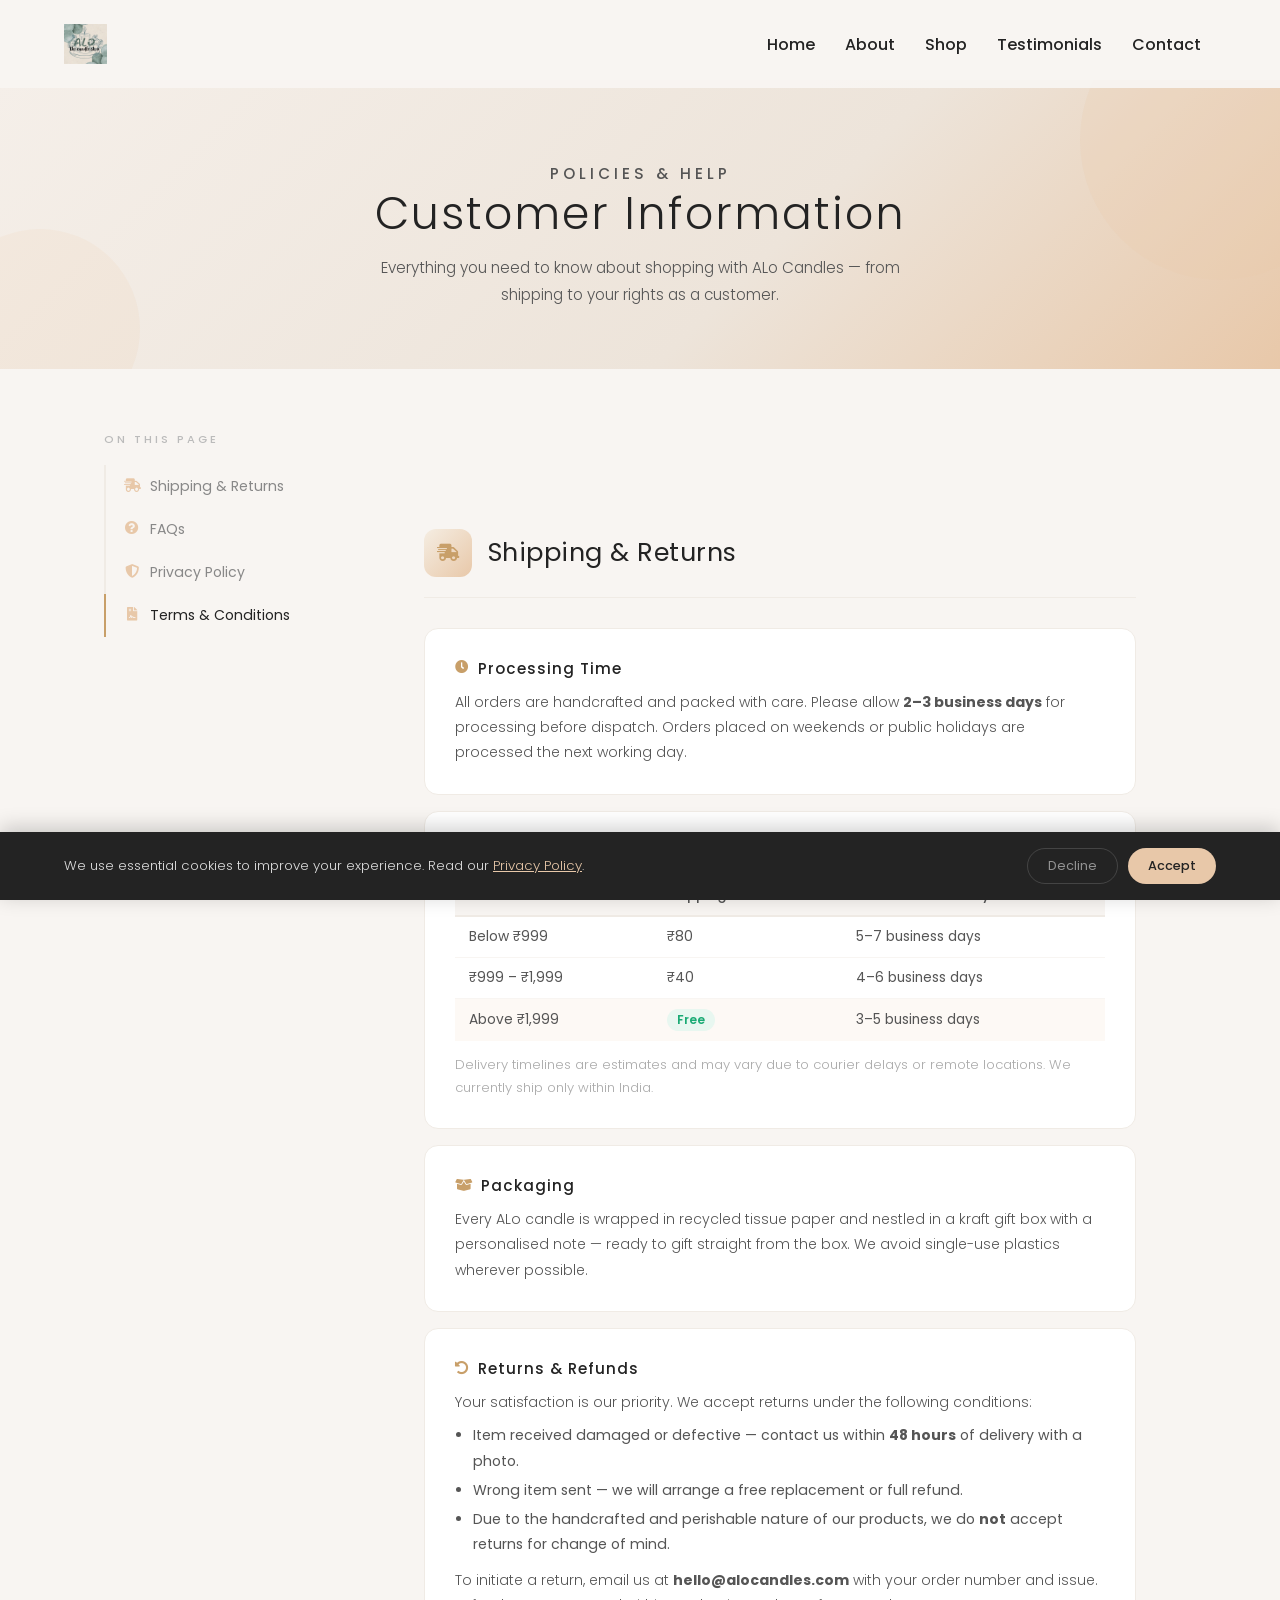
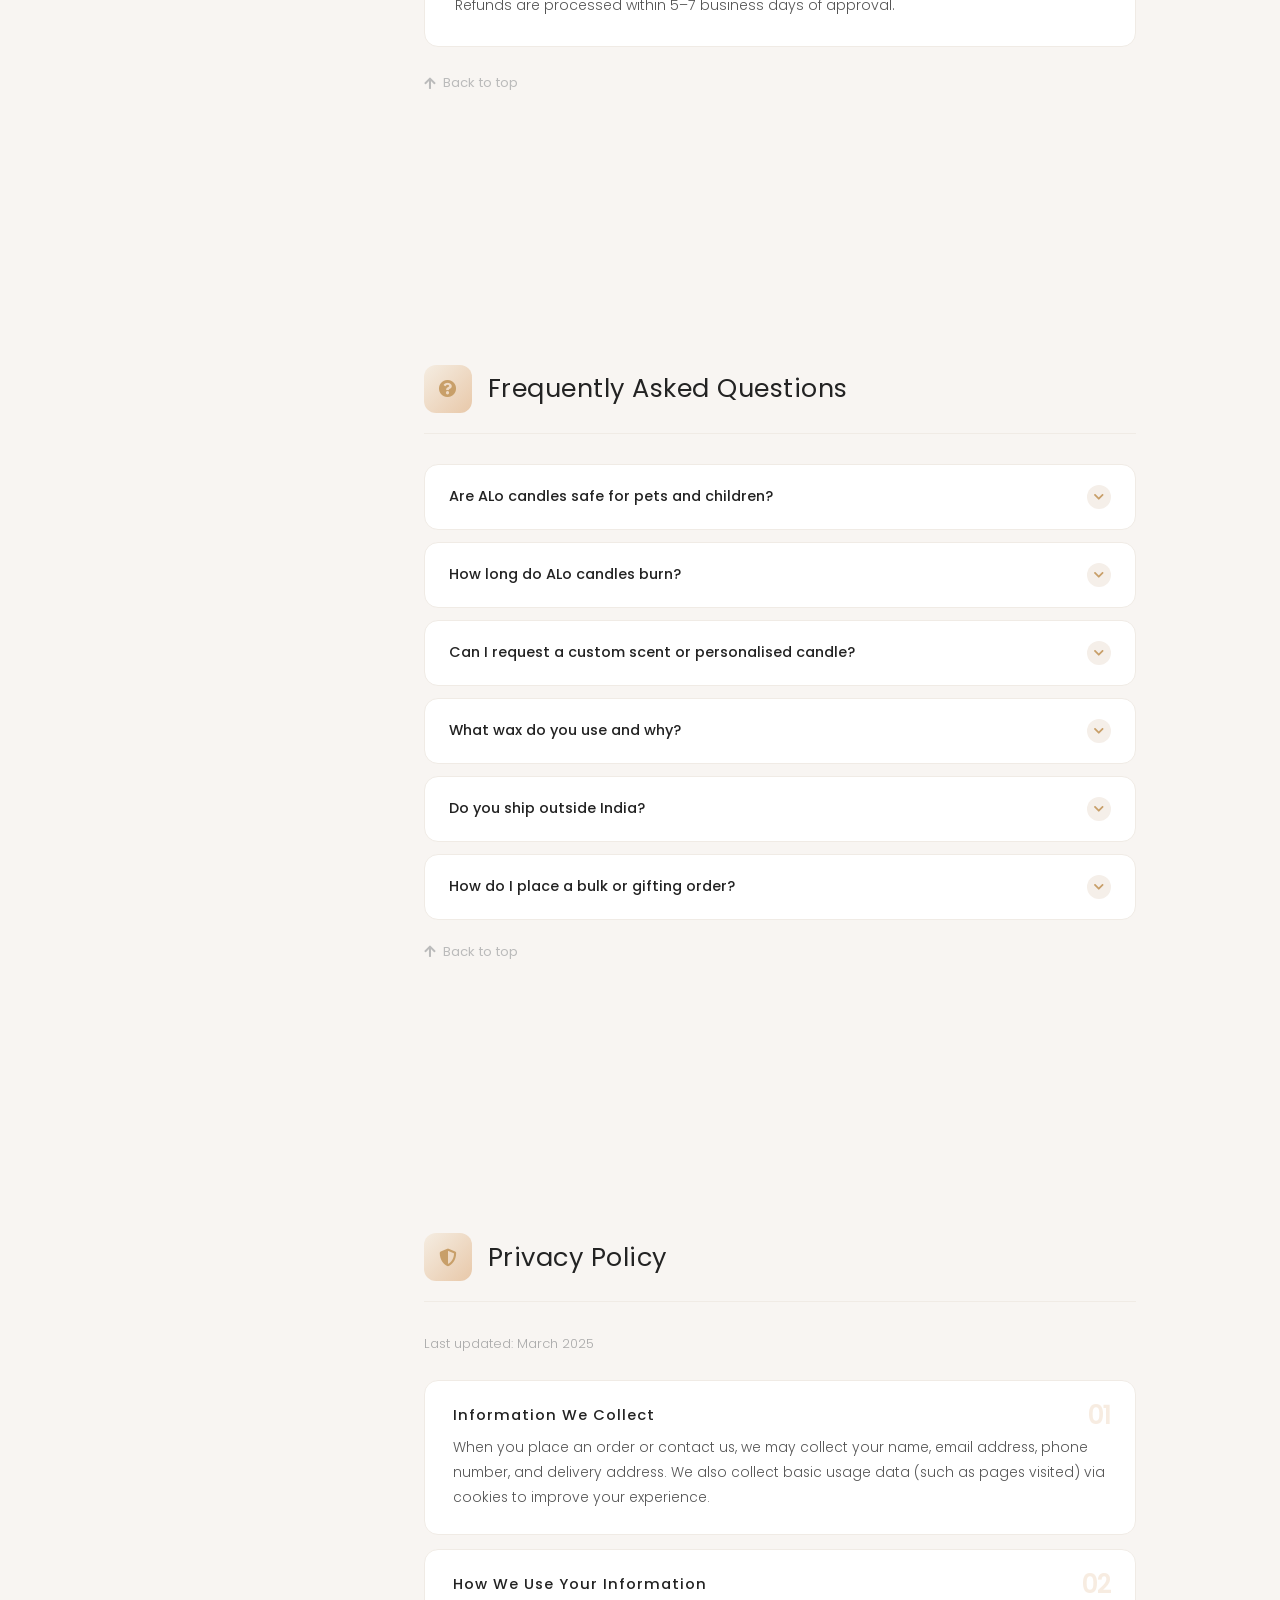
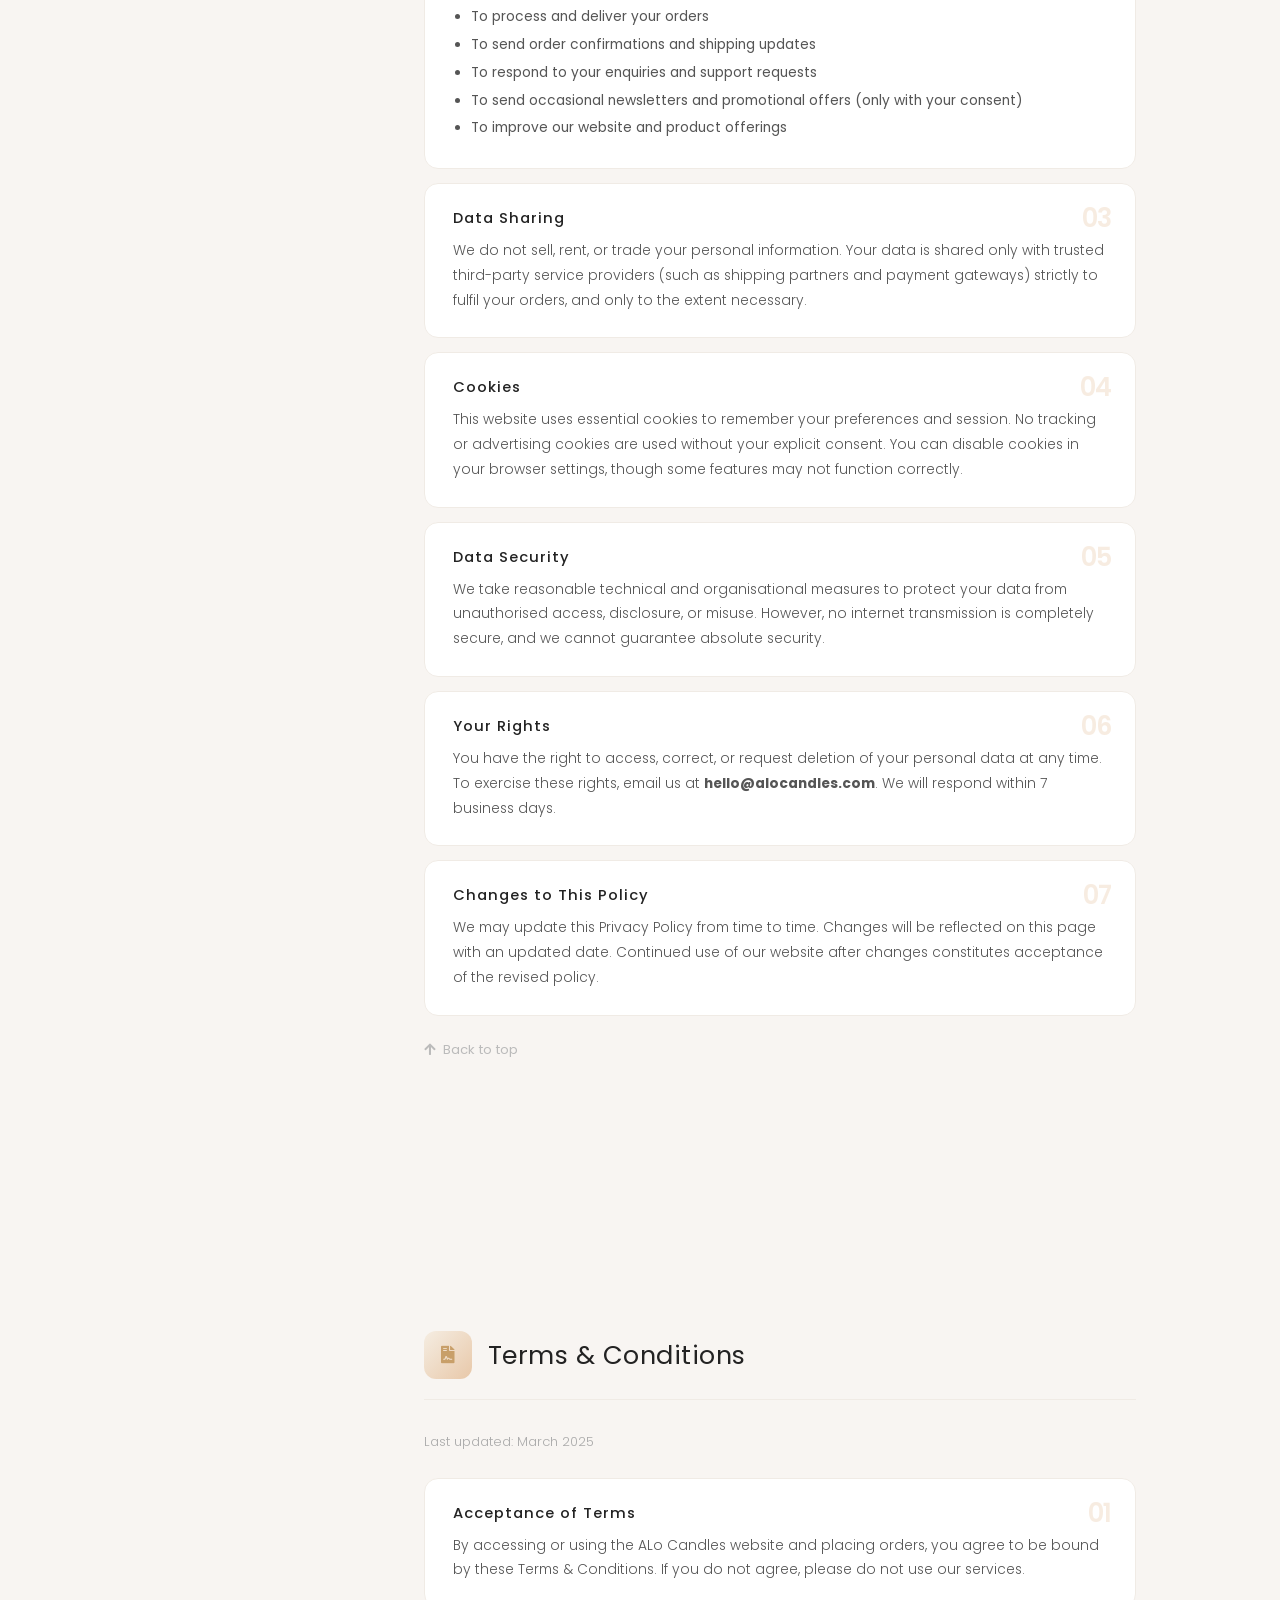
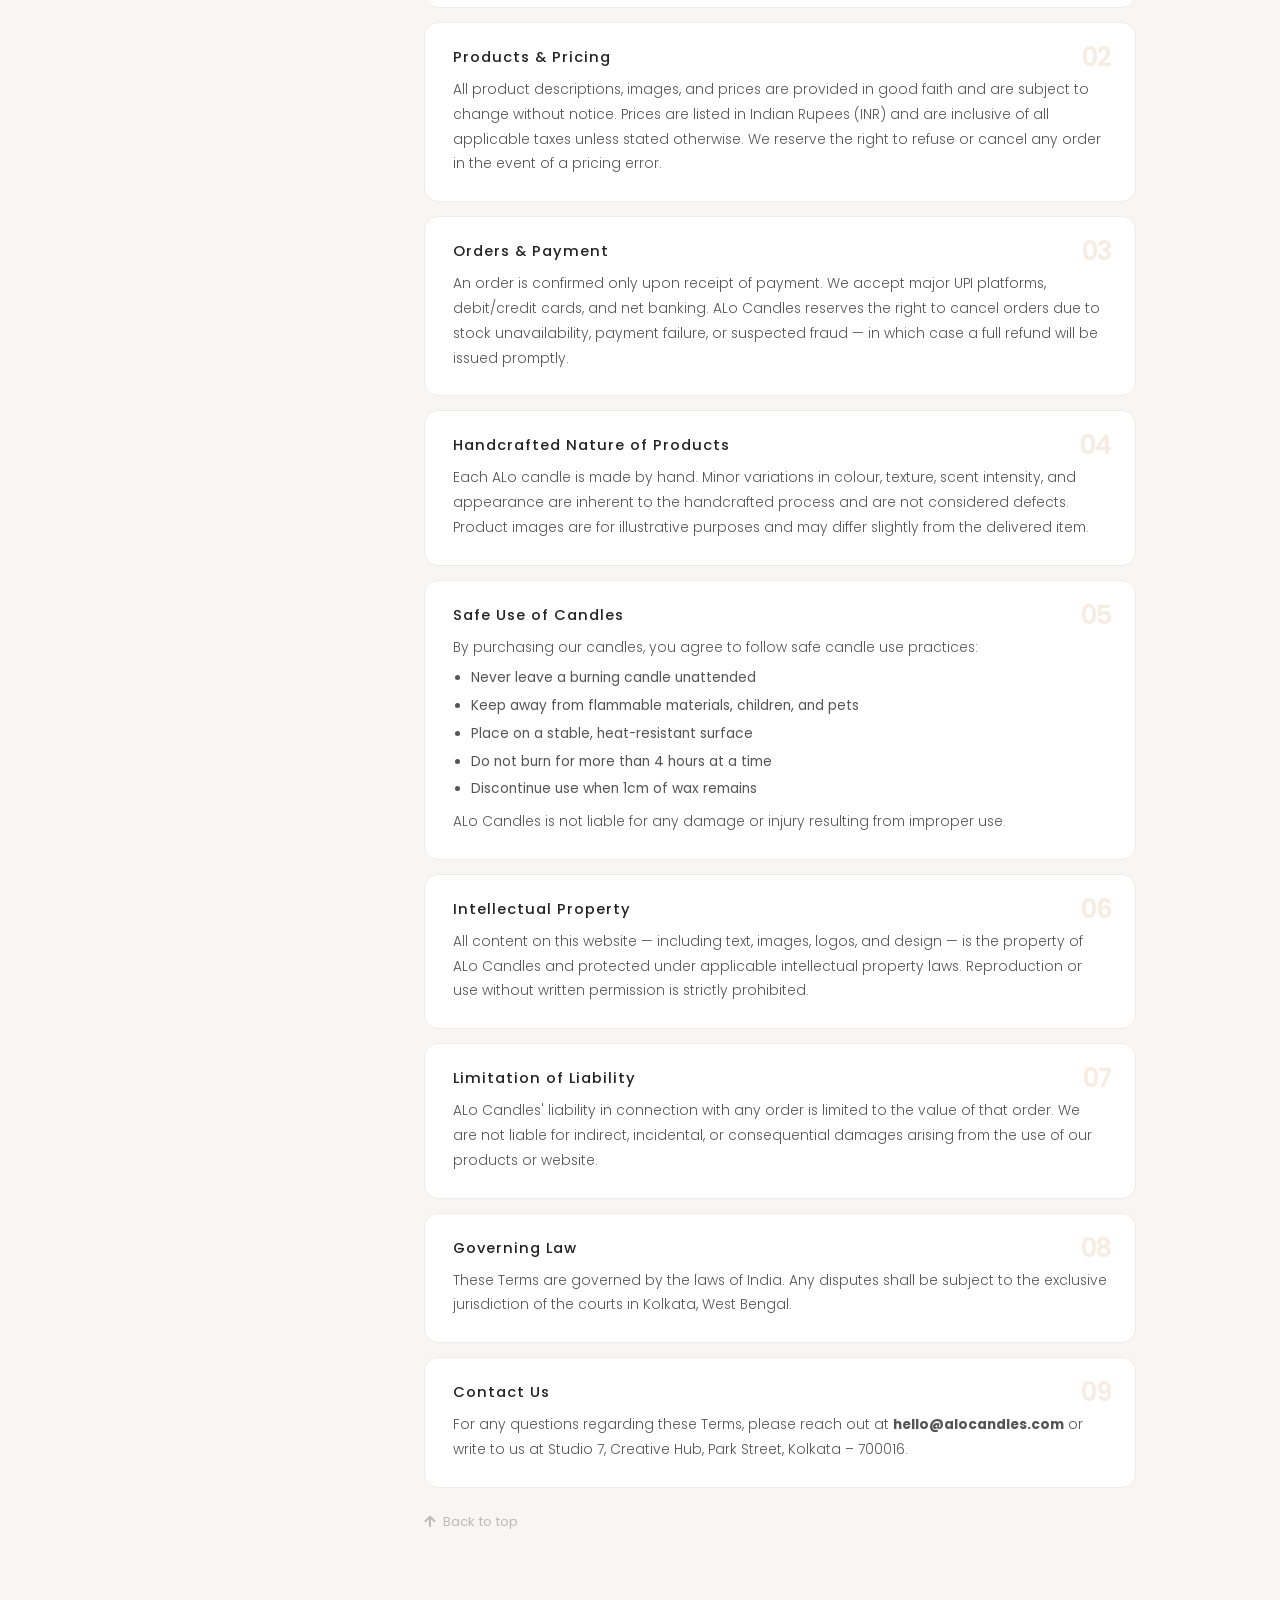
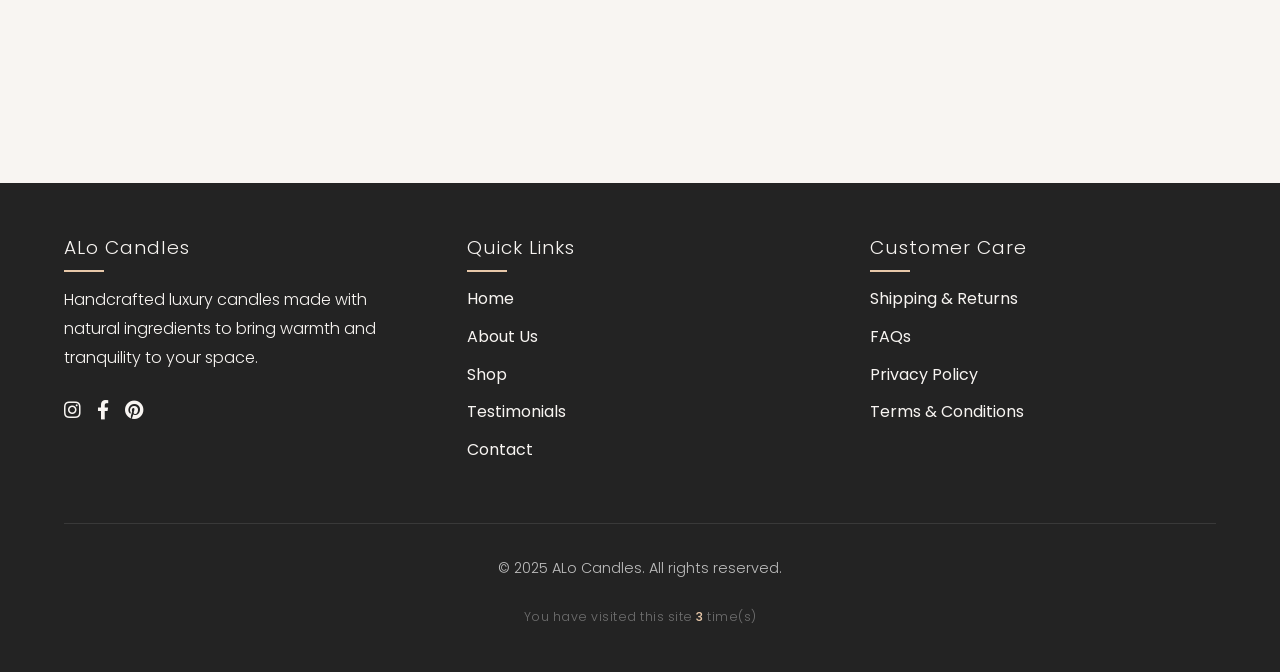
<file: info.html>
<!DOCTYPE html>
<html lang="en">
<head>
    <meta charset="UTF-8">
    <meta name="viewport" content="width=device-width, initial-scale=1.0">
    <title>Shipping, FAQs & Policies - ALo Candles</title>
    <meta name="description" content="ALo Candles shipping & returns policy, frequently asked questions, privacy policy, and terms & conditions.">
    <meta property="og:title" content="Policies & Help - ALo Candles">
    <meta property="og:description" content="Shipping info, FAQs, privacy policy and terms for ALo Candles.">
    <meta property="og:image" content="images/logo.jpg">
    <meta property="og:type" content="website">
    <link rel="icon" type="image/jpeg" href="images/logo.jpg">
    <link href="https://fonts.googleapis.com/css2?family=Poppins:wght@200;300;400;500;600&display=swap" rel="stylesheet">
    <link href="https://cdnjs.cloudflare.com/ajax/libs/font-awesome/5.15.3/css/all.min.css" rel="stylesheet">
    <link href="style.css" rel="stylesheet">
    <link href="common.css" rel="stylesheet">
    <link href="info.css" rel="stylesheet">
</head>
<body>
    <a href="#infoMain" class="skip-link">Skip to main content</a>

    <!-- Header -->
    <header>
        <div class="logo">
            <img src="images/logo.jpg" alt="ALo Logo" class="logo-image">
        </div>
        <nav aria-label="Main navigation">
            <ul>
                <li><a href="index.html#home">Home</a></li>
                <li><a href="index.html#about">About</a></li>
                <li><a href="products.html">Shop</a></li>
                <li><a href="index.html#testimonials">Testimonials</a></li>
                <li><a href="index.html#contact">Contact</a></li>
            </ul>
        </nav>
        <div class="mobile-menu" aria-label="Toggle navigation menu" role="button" tabindex="0">
            <div class="line1"></div>
            <div class="line2"></div>
            <div class="line3"></div>
        </div>
    </header>

    <!-- Hero -->
    <section class="info-hero" id="top">
        <p class="info-eyebrow">Policies &amp; Help</p>
        <h1>Customer Information</h1>
        <p>Everything you need to know about shopping with ALo Candles — from shipping to your rights as a customer.</p>
    </section>

    <!-- Main layout -->
    <div class="info-layout">

        <!-- Sidebar -->
        <aside class="info-sidebar">
            <p class="sidebar-label">On this page</p>
            <ul class="sidebar-nav" id="sidebarNav">
                <li><a href="#shipping" class="active"><i class="fas fa-shipping-fast"></i> Shipping &amp; Returns</a></li>
                <li><a href="#faq"><i class="fas fa-question-circle"></i> FAQs</a></li>
                <li><a href="#privacy"><i class="fas fa-shield-alt"></i> Privacy Policy</a></li>
                <li><a href="#terms"><i class="fas fa-file-contract"></i> Terms &amp; Conditions</a></li>
            </ul>
        </aside>

        <!-- Content -->
        <main class="info-content" id="infoMain">

            <!-- Shipping & Returns -->
            <section class="info-section" id="shipping">
                <div class="section-header">
                    <div class="section-icon"><i class="fas fa-shipping-fast"></i></div>
                    <h2>Shipping &amp; Returns</h2>
                </div>

                <div class="info-block">
                    <h4><i class="fas fa-clock"></i> Processing Time</h4>
                    <p>All orders are handcrafted and packed with care. Please allow <strong>2–3 business days</strong> for processing before dispatch. Orders placed on weekends or public holidays are processed the next working day.</p>
                </div>

                <div class="info-block">
                    <h4><i class="fas fa-map-marker-alt"></i> Shipping Rates &amp; Delivery</h4>
                    <table class="ship-table">
                        <thead>
                            <tr>
                                <th>Order Value</th>
                                <th>Shipping Fee</th>
                                <th>Estimated Delivery</th>
                            </tr>
                        </thead>
                        <tbody>
                            <tr>
                                <td>Below ₹999</td>
                                <td>₹80</td>
                                <td>5–7 business days</td>
                            </tr>
                            <tr>
                                <td>₹999 – ₹1,999</td>
                                <td>₹40</td>
                                <td>4–6 business days</td>
                            </tr>
                            <tr class="highlight">
                                <td>Above ₹1,999</td>
                                <td><span class="tag-free">Free</span></td>
                                <td>3–5 business days</td>
                            </tr>
                        </tbody>
                    </table>
                    <p style="margin-top:12px; font-size:0.82rem; color:#aaa;">Delivery timelines are estimates and may vary due to courier delays or remote locations. We currently ship only within India.</p>
                </div>

                <div class="info-block">
                    <h4><i class="fas fa-box-open"></i> Packaging</h4>
                    <p>Every ALo candle is wrapped in recycled tissue paper and nestled in a kraft gift box with a personalised note — ready to gift straight from the box. We avoid single-use plastics wherever possible.</p>
                </div>

                <div class="info-block">
                    <h4><i class="fas fa-undo-alt"></i> Returns &amp; Refunds</h4>
                    <p>Your satisfaction is our priority. We accept returns under the following conditions:</p>
                    <ul>
                        <li>Item received damaged or defective — contact us within <strong>48 hours</strong> of delivery with a photo.</li>
                        <li>Wrong item sent — we will arrange a free replacement or full refund.</li>
                        <li>Due to the handcrafted and perishable nature of our products, we do <strong>not</strong> accept returns for change of mind.</li>
                    </ul>
                    <p style="margin-top:10px;">To initiate a return, email us at <strong>hello@alocandles.com</strong> with your order number and issue. Refunds are processed within 5–7 business days of approval.</p>
                </div>

                <a href="#top" class="back-to-top"><i class="fas fa-arrow-up"></i> Back to top</a>
            </section>

            <!-- FAQs -->
            <section class="info-section" id="faq">
                <div class="section-header">
                    <div class="section-icon"><i class="fas fa-question-circle"></i></div>
                    <h2>Frequently Asked Questions</h2>
                </div>

                <div class="faq-item">
                    <button class="faq-question" aria-expanded="false">
                        Are ALo candles safe for pets and children?
                        <span class="faq-icon"><i class="fas fa-chevron-down"></i></span>
                    </button>
                    <div class="faq-answer">
                        <p>Our candles are made with natural, non-toxic waxes and phthalate-free fragrance oils. However, we recommend keeping burning candles out of reach of children and pets, ensuring good ventilation, and never leaving a lit candle unattended. Certain essential oils (such as eucalyptus) may be irritating to cats — please check with your vet if concerned.</p>
                    </div>
                </div>

                <div class="faq-item">
                    <button class="faq-question" aria-expanded="false">
                        How long do ALo candles burn?
                        <span class="faq-icon"><i class="fas fa-chevron-down"></i></span>
                    </button>
                    <div class="faq-answer">
                        <p>Burn times vary by product — typically between 45 and 55 hours. For best results, trim the wick to 5mm before each burn, allow the wax to melt to the edges on the first use, and avoid burning for more than 4 hours at a time.</p>
                    </div>
                </div>

                <div class="faq-item">
                    <button class="faq-question" aria-expanded="false">
                        Can I request a custom scent or personalised candle?
                        <span class="faq-icon"><i class="fas fa-chevron-down"></i></span>
                    </button>
                    <div class="faq-answer">
                        <p>Yes! We love creating bespoke candles for special occasions — weddings, corporate gifting, birthdays, and more. Reach out to us at hello@alocandles.com or via our contact form with your requirements and we will get back to you within 2 business days. Minimum order quantities may apply for custom batches.</p>
                    </div>
                </div>

                <div class="faq-item">
                    <button class="faq-question" aria-expanded="false">
                        What wax do you use and why?
                        <span class="faq-icon"><i class="fas fa-chevron-down"></i></span>
                    </button>
                    <div class="faq-answer">
                        <p>We use a blend of natural soy wax, coconut wax, and vegetable wax depending on the product. These are clean-burning, renewable alternatives to paraffin wax. They have a lower melting point, resulting in a longer burn and better scent throw without releasing harmful chemicals.</p>
                    </div>
                </div>

                <div class="faq-item">
                    <button class="faq-question" aria-expanded="false">
                        Do you ship outside India?
                        <span class="faq-icon"><i class="fas fa-chevron-down"></i></span>
                    </button>
                    <div class="faq-answer">
                        <p>Currently we ship only within India. International shipping is something we are actively working towards. Follow us on Instagram <strong>@alo_candles</strong> for announcements — or drop us an email if you're based abroad and we'll do our best to help.</p>
                    </div>
                </div>

                <div class="faq-item">
                    <button class="faq-question" aria-expanded="false">
                        How do I place a bulk or gifting order?
                        <span class="faq-icon"><i class="fas fa-chevron-down"></i></span>
                    </button>
                    <div class="faq-answer">
                        <p>We offer special pricing for bulk orders of 10 units or more. Please contact us directly at hello@alocandles.com with the quantity, preferred scents, and any custom label or packaging requirements. We recommend placing bulk orders at least 7–10 days in advance.</p>
                    </div>
                </div>

                <a href="#top" class="back-to-top"><i class="fas fa-arrow-up"></i> Back to top</a>
            </section>

            <!-- Privacy Policy -->
            <section class="info-section" id="privacy">
                <div class="section-header">
                    <div class="section-icon"><i class="fas fa-shield-alt"></i></div>
                    <h2>Privacy Policy</h2>
                </div>

                <p style="font-size:0.82rem; color:#aaa; margin-bottom:24px;">Last updated: March 2025</p>

                <div class="policy-block reveal-children">
                    <div class="policy-item">
                        <h4>Information We Collect</h4>
                        <p>When you place an order or contact us, we may collect your name, email address, phone number, and delivery address. We also collect basic usage data (such as pages visited) via cookies to improve your experience.</p>
                    </div>

                    <div class="policy-item">
                        <h4>How We Use Your Information</h4>
                        <ul>
                            <li>To process and deliver your orders</li>
                            <li>To send order confirmations and shipping updates</li>
                            <li>To respond to your enquiries and support requests</li>
                            <li>To send occasional newsletters and promotional offers (only with your consent)</li>
                            <li>To improve our website and product offerings</li>
                        </ul>
                    </div>

                    <div class="policy-item">
                        <h4>Data Sharing</h4>
                        <p>We do not sell, rent, or trade your personal information. Your data is shared only with trusted third-party service providers (such as shipping partners and payment gateways) strictly to fulfil your orders, and only to the extent necessary.</p>
                    </div>

                    <div class="policy-item">
                        <h4>Cookies</h4>
                        <p>This website uses essential cookies to remember your preferences and session. No tracking or advertising cookies are used without your explicit consent. You can disable cookies in your browser settings, though some features may not function correctly.</p>
                    </div>

                    <div class="policy-item">
                        <h4>Data Security</h4>
                        <p>We take reasonable technical and organisational measures to protect your data from unauthorised access, disclosure, or misuse. However, no internet transmission is completely secure, and we cannot guarantee absolute security.</p>
                    </div>

                    <div class="policy-item">
                        <h4>Your Rights</h4>
                        <p>You have the right to access, correct, or request deletion of your personal data at any time. To exercise these rights, email us at <strong>hello@alocandles.com</strong>. We will respond within 7 business days.</p>
                    </div>

                    <div class="policy-item">
                        <h4>Changes to This Policy</h4>
                        <p>We may update this Privacy Policy from time to time. Changes will be reflected on this page with an updated date. Continued use of our website after changes constitutes acceptance of the revised policy.</p>
                    </div>
                </div>

                <a href="#top" class="back-to-top"><i class="fas fa-arrow-up"></i> Back to top</a>
            </section>

            <!-- Terms & Conditions -->
            <section class="info-section" id="terms">
                <div class="section-header">
                    <div class="section-icon"><i class="fas fa-file-contract"></i></div>
                    <h2>Terms &amp; Conditions</h2>
                </div>

                <p style="font-size:0.82rem; color:#aaa; margin-bottom:24px;">Last updated: March 2025</p>

                <div class="policy-block reveal-children">
                    <div class="policy-item">
                        <h4>Acceptance of Terms</h4>
                        <p>By accessing or using the ALo Candles website and placing orders, you agree to be bound by these Terms &amp; Conditions. If you do not agree, please do not use our services.</p>
                    </div>

                    <div class="policy-item">
                        <h4>Products &amp; Pricing</h4>
                        <p>All product descriptions, images, and prices are provided in good faith and are subject to change without notice. Prices are listed in Indian Rupees (INR) and are inclusive of all applicable taxes unless stated otherwise. We reserve the right to refuse or cancel any order in the event of a pricing error.</p>
                    </div>

                    <div class="policy-item">
                        <h4>Orders &amp; Payment</h4>
                        <p>An order is confirmed only upon receipt of payment. We accept major UPI platforms, debit/credit cards, and net banking. ALo Candles reserves the right to cancel orders due to stock unavailability, payment failure, or suspected fraud — in which case a full refund will be issued promptly.</p>
                    </div>

                    <div class="policy-item">
                        <h4>Handcrafted Nature of Products</h4>
                        <p>Each ALo candle is made by hand. Minor variations in colour, texture, scent intensity, and appearance are inherent to the handcrafted process and are not considered defects. Product images are for illustrative purposes and may differ slightly from the delivered item.</p>
                    </div>

                    <div class="policy-item">
                        <h4>Safe Use of Candles</h4>
                        <p>By purchasing our candles, you agree to follow safe candle use practices:</p>
                        <ul>
                            <li>Never leave a burning candle unattended</li>
                            <li>Keep away from flammable materials, children, and pets</li>
                            <li>Place on a stable, heat-resistant surface</li>
                            <li>Do not burn for more than 4 hours at a time</li>
                            <li>Discontinue use when 1cm of wax remains</li>
                        </ul>
                        <p style="margin-top:8px;">ALo Candles is not liable for any damage or injury resulting from improper use.</p>
                    </div>

                    <div class="policy-item">
                        <h4>Intellectual Property</h4>
                        <p>All content on this website — including text, images, logos, and design — is the property of ALo Candles and protected under applicable intellectual property laws. Reproduction or use without written permission is strictly prohibited.</p>
                    </div>

                    <div class="policy-item">
                        <h4>Limitation of Liability</h4>
                        <p>ALo Candles' liability in connection with any order is limited to the value of that order. We are not liable for indirect, incidental, or consequential damages arising from the use of our products or website.</p>
                    </div>

                    <div class="policy-item">
                        <h4>Governing Law</h4>
                        <p>These Terms are governed by the laws of India. Any disputes shall be subject to the exclusive jurisdiction of the courts in Kolkata, West Bengal.</p>
                    </div>

                    <div class="policy-item">
                        <h4>Contact Us</h4>
                        <p>For any questions regarding these Terms, please reach out at <strong>hello@alocandles.com</strong> or write to us at Studio 7, Creative Hub, Park Street, Kolkata – 700016.</p>
                    </div>
                </div>

                <a href="#top" class="back-to-top"><i class="fas fa-arrow-up"></i> Back to top</a>
            </section>

        </main>
    </div>

    <!-- Footer -->
    <footer>
        <div class="footer-content">
            <div class="footer-column">
                <h3>ALo Candles</h3>
                <p>Handcrafted luxury candles made with natural ingredients to bring warmth and tranquility to your space.</p>
                <ul class="social-links">
                    <li><a href="#" aria-label="Instagram"><i class="fab fa-instagram"></i></a></li>
                    <li><a href="#" aria-label="Facebook"><i class="fab fa-facebook-f"></i></a></li>
                    <li><a href="#" aria-label="Pinterest"><i class="fab fa-pinterest"></i></a></li>
                </ul>
            </div>
            <div class="footer-column">
                <h3>Quick Links</h3>
                <ul class="footer-links">
                    <li><a href="index.html#home">Home</a></li>
                    <li><a href="index.html#about">About Us</a></li>
                    <li><a href="products.html">Shop</a></li>
                    <li><a href="index.html#testimonials">Testimonials</a></li>
                    <li><a href="index.html#contact">Contact</a></li>
                </ul>
            </div>
            <div class="footer-column">
                <h3>Customer Care</h3>
                <ul class="footer-links">
                    <li><a href="info.html#shipping">Shipping &amp; Returns</a></li>
                    <li><a href="info.html#faq">FAQs</a></li>
                    <li><a href="info.html#privacy">Privacy Policy</a></li>
                    <li><a href="info.html#terms">Terms &amp; Conditions</a></li>
                </ul>
            </div>
        </div>
        <div class="copyright">
            <p>&copy; 2025 ALo Candles. All rights reserved.</p>
            <p class="view-counter">You have visited this site <span id="visitCount">—</span> time(s)</p>
        </div>
    </footer>

    <script src="common.js"></script>
    <script>
    document.addEventListener('DOMContentLoaded', function () {

        /* ── FAQ Accordion ───────────────────────── */
        document.querySelectorAll('.faq-question').forEach(function (btn) {
            btn.addEventListener('click', function () {
                var item = btn.closest('.faq-item');
                var isOpen = item.classList.contains('open');

                document.querySelectorAll('.faq-item.open').forEach(function (i) {
                    i.classList.remove('open');
                    i.querySelector('.faq-question').setAttribute('aria-expanded', 'false');
                });

                if (!isOpen) {
                    item.classList.add('open');
                    btn.setAttribute('aria-expanded', 'true');
                }
            });
        });

        /* ── Sidebar Active Link on Scroll ───────── */
        var sections = document.querySelectorAll('.info-section');
        var sideLinks = document.querySelectorAll('#sidebarNav a');

        var observer = new IntersectionObserver(function (entries) {
            entries.forEach(function (entry) {
                if (entry.isIntersecting) {
                    var id = entry.target.id;
                    sideLinks.forEach(function (link) {
                        link.classList.toggle('active', link.getAttribute('href') === '#' + id);
                    });
                }
            });
        }, { rootMargin: '-20% 0px -60% 0px' });

        sections.forEach(function (s) { observer.observe(s); });

        /* ── Smooth Scroll for Sidebar ──────────── */
        sideLinks.forEach(function (link) {
            link.addEventListener('click', function (e) {
                var href = link.getAttribute('href');
                if (href.startsWith('#')) {
                    e.preventDefault();
                    var target = document.querySelector(href);
                    if (target) window.scrollTo({ top: target.offsetTop - 110, behavior: 'smooth' });
                }
            });
        });
    });
    </script>
</body>
</html>
</file>
<file: style.css>
:root {
    --primary: #f8f5f2;
    --secondary: #232323;
    --accent: #e8c8a9;
    --accent-dark: #c89f69;
    --light-accent: #f5efe9;
    --font-main: 'Poppins', sans-serif;
    --text-muted: #777;
    --text-medium: #555;
    --border-light: rgba(0,0,0,0.1);
}

* {
    margin: 0;
    padding: 0;
    box-sizing: border-box;
}

body {
    font-family: var(--font-main);
    background-color: var(--primary);
    color: var(--secondary);
    overflow-x: hidden;
    position: relative;
}

/* Skip to content link */
.skip-link {
    position: absolute;
    top: -100%;
    left: 0;
    background: var(--secondary);
    color: var(--primary);
    padding: 10px 20px;
    z-index: 10000;
    text-decoration: none;
    font-size: 0.9rem;
}

.skip-link:focus {
    top: 0;
}

/* Entrance Animation Overlay */
.entrance-overlay {
    position: fixed;
    top: 0;
    left: 0;
    width: 100%;
    height: 100%;
    background-color: var(--secondary);
    display: flex;
    flex-direction: column;
    justify-content: center;
    align-items: center;
    z-index: 2000;
    transition: opacity 1s ease-out;
}

.entrance-content {
    text-align: center;
    max-width: 500px;
    padding: 0 20px;
    opacity: 1;
    transition: transform 0.8s ease, opacity 0.8s ease;
}

.entrance-logo {
    width: 120px;
    height: 120px;
    border-radius: 50%;
    background-color: var(--accent);
    display: flex;
    align-items: center;
    justify-content: center;
    margin: 0 auto 30px;
    position: relative;
    overflow: hidden;
}

.entrance-logo img {
    width: 80%;
    height: auto;
}

.entrance-title {
    color: var(--primary);
    font-size: 2.5rem;
    font-weight: 300;
    letter-spacing: 3px;
    margin-bottom: 20px;
}

.entrance-subtitle {
    color: var(--accent);
    font-size: 1.2rem;
    font-weight: 300;
    letter-spacing: 1px;
    margin-bottom: 40px;
}

.tap-button {
    display: inline-flex;
    align-items: center;
    justify-content: center;
    padding: 15px 40px;
    background-color: transparent;
    border: 1px solid var(--accent);
    color: var(--accent);
    font-size: 1rem;
    letter-spacing: 2px;
    text-transform: uppercase;
    cursor: pointer;
    position: relative;
    overflow: hidden;
    transition: all 0.3s ease;
}

.tap-button:hover {
    background-color: var(--accent);
    color: var(--secondary);
}

.tap-button:before {
    content: '';
    position: absolute;
    bottom: -10px;
    left: -10px;
    width: 20px;
    height: 20px;
    border-radius: 50%;
    background-color: rgba(232, 200, 169, 0.3);
    transform: scale(0);
    transition: transform 0.6s ease-out;
}

.tap-button:hover:before {
    transform: scale(15);
}

.tap-button span {
    position: relative;
    z-index: 1;
}

.candle-flames {
    position: absolute;
    top: 0;
    left: 0;
    width: 100%;
    height: 100%;
    pointer-events: none;
}

.flame {
    position: absolute;
    width: 20px;
    height: 20px;
    background: radial-gradient(ellipse at center, rgba(255,215,0,0.8) 0%, rgba(255,106,0,0.3) 70%, rgba(255,106,0,0) 100%);
    border-radius: 50%;
    box-shadow: 0 0 15px rgba(255,215,0,0.8);
    opacity: 0;
    animation: flicker 3s infinite;
}

.main-content {
    opacity: 0;
    transition: opacity 1s ease;
    position: relative;
    z-index: 1;
}

@keyframes flicker {
    0%, 100% {
        transform: scale(1);
        opacity: 0.7;
    }
    50% {
        transform: scale(1.1);
        opacity: 1;
    }
}

@keyframes scroll {
    0% {
        transform: translateX(0);
    }
    100% {
        transform: translateX(calc(-300px * 4 - 120px));
    }
}

@media (prefers-reduced-motion: reduce) {
    *, *::before, *::after {
        animation-duration: 0.01ms !important;
        animation-iteration-count: 1 !important;
        transition-duration: 0.01ms !important;
    }
    .carousel {
        animation: none;
    }
    .entrance-overlay {
        display: none;
    }
}

/* Header and Navigation */
header {
    padding: 1.5rem 5%;
    display: flex;
    justify-content: space-between;
    align-items: center;
    position: fixed;
    width: 100%;
    z-index: 1000;
    transition: background-color 0.3s ease;
    top: 0;
    left: 0;
    background-color: rgba(248, 245, 242, 0.95);
}

header.scrolled {
    background-color: var(--primary);
    box-shadow: 0 5px 20px rgba(0,0,0,0.05);
}

.logo {
    display: flex;
    align-items: center;
}

.logo-image {
    height: 40px;
    width: auto;
}

nav ul {
    display: flex;
    list-style: none;
}

nav ul li {
    margin: 0 15px;
}

nav ul li a {
    text-decoration: none;
    color: var(--secondary);
    position: relative;
    font-weight: 500;
    transition: all 0.3s ease;
    padding: 5px 0;
}

nav ul li a:hover,
nav ul li a.active {
    color: var(--accent-dark);
}

nav ul li a:after {
    content: '';
    position: absolute;
    bottom: 0;
    left: 0;
    width: 0%;
    height: 2px;
    background-color: var(--accent-dark);
    transition: width 0.3s ease;
}

nav ul li a:hover:after,
nav ul li a.active:after {
    width: 100%;
}

.mobile-menu {
    display: none;
    cursor: pointer;
    z-index: 100;
}

.mobile-menu .line1,
.mobile-menu .line2,
.mobile-menu .line3 {
    width: 25px;
    height: 3px;
    background-color: var(--secondary);
    margin: 5px 0;
    transition: 0.4s;
}

.mobile-menu.toggle .line1 {
    transform: rotate(-45deg) translate(-5px, 6px);
}

.mobile-menu.toggle .line2 {
    opacity: 0;
}

.mobile-menu.toggle .line3 {
    transform: rotate(45deg) translate(-5px, -6px);
}

/* Hero Section */
.hero {
    height: 100vh;
    display: flex;
    align-items: center;
    position: relative;
    padding: 0 5%;
    background-color: var(--light-accent);
    overflow: hidden;
    margin-top: 80px;
}

.hero-content {
    width: 50%;
    z-index: 1;
    padding-right: 2rem;
}

.hero-image {
    position: relative;
    width: 45%;
    height: 70%;
    margin-left: 5%;
    overflow: hidden;
    z-index: 0;
    border-radius: 15px;
    box-shadow: 0 15px 30px rgba(0,0,0,0.1);
}

.hero-image div {
    background-color: var(--accent);
    width: 100%;
    height: 100%;
    display: flex;
    align-items: center;
    justify-content: center;
}

.hero-image img {
    width: 70%;
    height: auto;
    object-fit: cover;
}

/* Typography */
h1, h2, h3, h4, h5 {
    font-weight: 300;
    letter-spacing: 1px;
}

h1 {
    font-size: 3.5rem;
    margin-bottom: 1.5rem;
    line-height: 1.2;
}

h2 {
    font-size: 2.5rem;
    margin-bottom: 2rem;
    position: relative;
}

h2:after {
    content: '';
    position: absolute;
    bottom: -10px;
    left: 0;
    width: 60px;
    height: 2px;
    background-color: var(--accent);
}

p {
    line-height: 1.8;
    margin-bottom: 1.5rem;
    font-weight: 300;
}

.btn {
    display: inline-block;
    padding: 12px 35px;
    background-color: var(--secondary);
    color: var(--primary);
    text-decoration: none;
    border-radius: 30px;
    font-weight: 300;
    letter-spacing: 1px;
    transition: all 0.3s ease;
    margin-top: 1rem;
    border: none;
    cursor: pointer;
}

.btn:hover {
    background-color: var(--accent);
    color: var(--secondary);
    transform: translateY(-3px);
    box-shadow: 0 10px 20px rgba(0,0,0,0.1);
}

/* Sections */
section {
    padding: 100px 5%;
}

/* About Section */
.about {
    height: 80vh;
    display: flex;
    align-items: center;
    position: relative;
    padding: 0 5%;
    background-color: var(--primary);
    overflow: hidden;
}

.about-content {
    width: 50%;
    z-index: 1;
    padding-right: 2rem;
}

.about-image {
    position: relative;
    width: 45%;
    height: 70%;
    margin-left: 5%;
    overflow: hidden;
    z-index: 0;
    border-radius: 15px;
    box-shadow: 0 15px 30px rgba(0,0,0,0.1);
}

.about-image img {
    width: 100%;
    height: 100%;
    object-fit: cover;
}

/* Founder Section */
.founder {
    display: flex;
    justify-content: space-between;
    align-items: center;
    background-color: var(--primary);
    padding: 100px 5%;
}

.founder-image {
    width: 40%;
    overflow: hidden;
    border-radius: 10px;
    box-shadow: 0 15px 30px rgba(0,0,0,0.1);
}

.founder-image img {
    width: 100%;
    height: auto;
    transition: transform 0.5s ease;
}

.founder-content {
    width: 55%;
    padding-left: 5%;
}

.quote {
    font-size: 1.5rem;
    font-style: italic;
    color: var(--accent);
    margin-bottom: 2rem;
    line-height: 1.5;
}

.social-link {
    margin-top: 2rem;
}

.insta-btn {
    display: inline-flex;
    align-items: center;
    background-color: transparent;
    border: 1px solid var(--secondary);
    color: var(--secondary);
    padding: 10px 20px;
    border-radius: 30px;
    text-decoration: none;
    transition: all 0.3s ease;
}

.insta-btn i {
    margin-right: 10px;
    font-size: 1.2rem;
}

.insta-btn:hover {
    background-color: var(--secondary);
    color: var(--primary);
}

/* Instagram Reel Section */
.instagram-section {
    display: flex;
    justify-content: space-between;
    align-items: center;
    padding: 100px 5%;
    background-color: var(--light-accent);
}

.instagram-content {
    width: 45%;
}

.instagram-reel {
    width: 50%;
}

.reel-preview {
    position: relative;
    border-radius: 10px;
    overflow: hidden;
    box-shadow: 0 15px 30px rgba(0,0,0,0.1);
    cursor: pointer;
}

.reel-preview img {
    width: 100%;
    height: auto;
    display: block;
    transition: transform 0.5s ease;
}

.reel-preview:hover img {
    transform: scale(1.05);
}

.play-button {
    position: absolute;
    top: 50%;
    left: 50%;
    transform: translate(-50%, -50%);
    width: 80px;
    height: 80px;
    border-radius: 50%;
    background-color: rgba(255,255,255,0.8);
    display: flex;
    align-items: center;
    justify-content: center;
    transition: all 0.3s ease;
}

.play-button i {
    font-size: 30px;
    color: var(--accent);
}

.reel-preview:hover .play-button {
    background-color: var(--accent);
}

.reel-preview:hover .play-button i {
    color: var(--primary);
}

.insta-link {
    display: inline-flex;
    align-items: center;
    color: var(--secondary);
    font-weight: 500;
    text-decoration: none;
    margin-top: 1rem;
    transition: color 0.3s ease;
}

.insta-link i {
    margin-right: 10px;
    font-size: 1.5rem;
    color: var(--accent);
}

.insta-link:hover {
    color: var(--accent);
}

/* Products Section - Carousel Style */
.products {
    text-align: center;
    padding: 100px 5%;
}

.products h2:after {
    left: 50%;
    transform: translateX(-50%);
}

.carousel-container {
    position: relative;
    overflow: hidden;
    padding: 20px 0;
    margin-top: 3rem;
}

.carousel {
    display: flex;
    animation: scroll 30s linear infinite;
    gap: 30px;
    padding: 10px;
}

.carousel:hover {
    animation-play-state: paused;
}

.product-card {
    min-width: 300px;
    background: white;
    border-radius: 12px;
    box-shadow: 0 10px 20px rgba(0,0,0,0.1);
    overflow: hidden;
    transition: transform 0.3s ease, box-shadow 0.3s ease;
    cursor: pointer;
    position: relative;
    flex-shrink: 0;
}

.product-card:hover {
    transform: translateY(-5px);
    box-shadow: 0 10px 20px rgba(0, 0, 0, 0.1);
}

.product-tag {
    position: absolute;
    top: 10px;
    right: 10px;
    padding: 5px 10px;
    border-radius: 20px;
    font-size: 0.8rem;
    font-weight: bold;
    z-index: 1;
    color: white;
}

.romantic {
    background-color: #ff6b81;
}

.energizing {
    background-color: #ff9f43;
}

.luxury {
    background-color: #5f27cd;
}

.relaxation {
    background-color: #1dd1a1;
}

.product-image {
    height: 200px;
    background-color: var(--accent);
    display: flex;
    align-items: center;
    justify-content: center;
    overflow: hidden;
}

.product-image img {
    max-width: 70%;
    max-height: 70%;
    transition: transform 0.5s;
}

.product-card:hover .product-image img {
    transform: scale(1.1);
}

.product-info {
    padding: 20px;
    text-align: left;
}

.product-info h3 {
    margin-bottom: 0.5rem;
}

.product-price {
    color: var(--accent);
    font-weight: 600;
    margin-bottom: 0.8rem;
}

.product-short-desc {
    font-size: 0.9rem;
    color: var(--text-muted);
    line-height: 1.4;
    margin-bottom: 0;
}

/* Testimonials */
.testimonials {
    text-align: center;
}

.testimonials h2:after {
    left: 50%;
    transform: translateX(-50%);
}

.testimonial-slider {
    margin-top: 3rem;
    position: relative;
    overflow: hidden;
    height: 300px;
}

.testimonial-slide {
    position: absolute;
    top: 0;
    left: 0;
    width: 100%;
    height: 100%;
    opacity: 0;
    transition: opacity 0.5s ease;
    display: flex;
    flex-direction: column;
    justify-content: center;
    align-items: center;
}

.testimonial-slide.active {
    opacity: 1;
}

.testimonial-text {
    font-style: italic;
    max-width: 800px;
    margin: 0 auto 1rem;
}

.testimonial-author {
    font-weight: 500;
}

.slider-nav {
    margin-top: 1rem;
}

.slider-dot {
    display: inline-block;
    width: 10px;
    height: 10px;
    background-color: var(--accent);
    opacity: 0.5;
    border-radius: 50%;
    margin: 0 5px;
    cursor: pointer;
    transition: opacity 0.3s ease;
}

.slider-dot.active {
    opacity: 1;
}

/* Contact */
.contact {
    display: flex;
    justify-content: space-between;
}

.contact-info {
    width: 45%;
}

.contact-form {
    width: 45%;
}

.form-group {
    margin-bottom: 1.5rem;
}

.form-group label {
    display: block;
    margin-bottom: 0.5rem;
    font-weight: 300;
}

.form-group input,
.form-group textarea {
    width: 100%;
    padding: 10px;
    background-color: var(--primary);
    border: 1px solid var(--border-light);
    border-radius: 5px;
    font-family: var(--font-main);
}

.form-group textarea {
    height: 150px;
    resize: vertical;
}

/* Footer */
footer {
    background-color: var(--secondary);
    color: var(--primary);
    padding: 50px 5% 20px;
}

.footer-content {
    display: flex;
    justify-content: space-between;
    margin-bottom: 3rem;
}

.footer-column {
    width: 30%;
}

.footer-column h3 {
    margin-bottom: 1.5rem;
    position: relative;
}

.footer-column h3:after {
    content: '';
    position: absolute;
    bottom: -10px;
    left: 0;
    width: 40px;
    height: 2px;
    background-color: var(--accent);
}

.footer-links {
    list-style: none;
}

.footer-links li {
    margin-bottom: 0.8rem;
}

.footer-links li a {
    color: var(--primary);
    text-decoration: none;
    transition: color 0.3s ease;
}

.footer-links li a:hover {
    color: var(--accent);
}

.social-links {
    display: flex;
    list-style: none;
}

.social-links li {
    margin-right: 1rem;
}

.social-links li a {
    color: var(--primary);
    font-size: 1.2rem;
    transition: color 0.3s ease;
}

.social-links li a:hover {
    color: var(--accent);
}

.copyright {
    text-align: center;
    padding-top: 2rem;
    border-top: 1px solid rgba(255,255,255,0.1);
    font-size: 0.9rem;
    color: rgba(255,255,255,0.7);
}

.view-counter {
    margin-top: 0.4rem;
    font-size: 0.78rem;
    color: rgba(255,255,255,0.35);
    letter-spacing: 0.5px;
}

.view-counter span {
    color: var(--accent);
    font-weight: 500;
}

img {
    max-width: 100%;
    height: auto;
}

/* Mobile */
@media (max-width: 768px) {
    .mobile-menu {
        display: block;
    }

    nav ul {
        position: fixed;
        background: #fff;
        top: 0;
        right: -100%;
        height: 100vh;
        width: 70%;
        flex-direction: column;
        align-items: center;
        justify-content: center;
        padding-top: 50px;
        transition: right 0.5s ease;
        box-shadow: -5px 0 15px rgba(0, 0, 0, 0.1);
        z-index: 99;
    }

    nav ul.active {
        right: 0;
    }

    nav ul li {
        margin: 20px 0;
    }

    header {
        padding: 1rem 5%;
    }

    .hero, .about {
        flex-direction: column;
        height: auto;
        min-height: 100vh;
        padding-top: 100px;
        padding-bottom: 50px;
    }

    .hero-content, .hero-image, .about-content, .about-image {
        width: 100%;
        position: static;
    }

    .hero-content, .about-content {
        margin-bottom: 3rem;
        padding-right: 0;
        text-align: center;
    }

    .hero-image, .about-image {
        height: 350px;
    }

    .contact, .founder, .instagram-section {
        flex-direction: column;
    }

    .contact-info, .contact-form,
    .founder-image, .founder-content,
    .instagram-content, .instagram-reel {
        width: 100%;
        margin-bottom: 2rem;
    }

    .founder-content {
        padding-left: 0;
        margin-top: 2rem;
    }

    .footer-content {
        flex-direction: column;
    }

    .footer-column {
        width: 100%;
        margin-bottom: 2rem;
    }

    .entrance-title {
        font-size: 2rem;
    }

    .entrance-subtitle {
        font-size: 1rem;
    }

    h1 { font-size: 2.2rem; }
    h2 { font-size: 1.8rem; }

    section { padding: 60px 5%; }
    .founder { padding: 60px 5%; }
    .instagram-section { padding: 60px 5%; }
}
</file>
<file: common.css>
/* =============================================
   common.css — shared UI components across all ALo pages
   ============================================= */

/* ── Scroll Reveal ───────────────────────────── */
.reveal {
    opacity: 0;
    transform: translateY(30px);
    transition: opacity 0.65s ease, transform 0.65s ease;
}

.reveal.revealed {
    opacity: 1;
    transform: translateY(0);
}

.reveal-left {
    opacity: 0;
    transform: translateX(-30px);
    transition: opacity 0.65s ease, transform 0.65s ease;
}

.reveal-left.revealed {
    opacity: 1;
    transform: translateX(0);
}

.reveal-right {
    opacity: 0;
    transform: translateX(30px);
    transition: opacity 0.65s ease, transform 0.65s ease;
}

.reveal-right.revealed {
    opacity: 1;
    transform: translateX(0);
}

/* staggered children */
.reveal-children > * {
    opacity: 0;
    transform: translateY(20px);
    transition: opacity 0.5s ease, transform 0.5s ease;
}

.reveal-children.revealed > *:nth-child(1) { opacity:1; transform:none; transition-delay: 0.05s; }
.reveal-children.revealed > *:nth-child(2) { opacity:1; transform:none; transition-delay: 0.15s; }
.reveal-children.revealed > *:nth-child(3) { opacity:1; transform:none; transition-delay: 0.25s; }
.reveal-children.revealed > *:nth-child(4) { opacity:1; transform:none; transition-delay: 0.35s; }
.reveal-children.revealed > *:nth-child(5) { opacity:1; transform:none; transition-delay: 0.45s; }
.reveal-children.revealed > *:nth-child(n+6) { opacity:1; transform:none; transition-delay: 0.55s; }

/* ── Scroll To Top ───────────────────────────── */
#scrollTopBtn {
    position: fixed;
    bottom: 100px;
    right: 28px;
    width: 44px;
    height: 44px;
    border-radius: 50%;
    background: var(--secondary);
    color: var(--primary);
    border: none;
    cursor: pointer;
    display: flex;
    align-items: center;
    justify-content: center;
    font-size: 0.85rem;
    box-shadow: 0 4px 16px rgba(0,0,0,0.18);
    opacity: 0;
    pointer-events: none;
    transform: translateY(10px);
    transition: opacity 0.3s, transform 0.3s, background 0.2s;
    z-index: 900;
}

#scrollTopBtn.visible {
    opacity: 1;
    pointer-events: auto;
    transform: translateY(0);
}

#scrollTopBtn:hover { background: var(--accent); color: var(--secondary); }

/* ── WhatsApp Floating Button ────────────────── */
#whatsappBtn {
    position: fixed;
    bottom: 28px;
    right: 28px;
    width: 52px;
    height: 52px;
    border-radius: 50%;
    background: #25d366;
    color: #fff;
    display: flex;
    align-items: center;
    justify-content: center;
    font-size: 1.5rem;
    box-shadow: 0 4px 20px rgba(37,211,102,0.45);
    text-decoration: none;
    z-index: 900;
    transition: transform 0.25s, box-shadow 0.25s;
}

#whatsappBtn:hover {
    transform: scale(1.1);
    box-shadow: 0 6px 26px rgba(37,211,102,0.55);
}

#whatsappBtn .wa-tooltip {
    position: absolute;
    right: 60px;
    background: var(--secondary);
    color: var(--primary);
    font-family: 'Poppins', sans-serif;
    font-size: 0.78rem;
    white-space: nowrap;
    padding: 6px 14px;
    border-radius: 20px;
    opacity: 0;
    pointer-events: none;
    transform: translateX(6px);
    transition: opacity 0.2s, transform 0.2s;
}

#whatsappBtn:hover .wa-tooltip {
    opacity: 1;
    transform: translateX(0);
}

/* ── Cookie Consent Banner ───────────────────── */
#cookieBanner {
    position: fixed;
    bottom: 0;
    left: 0;
    right: 0;
    background: var(--secondary);
    color: rgba(255,255,255,0.85);
    font-family: 'Poppins', sans-serif;
    font-size: 0.83rem;
    padding: 16px 5%;
    display: flex;
    align-items: center;
    justify-content: space-between;
    flex-wrap: wrap;
    gap: 14px;
    z-index: 1800;
    box-shadow: 0 -4px 20px rgba(0,0,0,0.2);
    transform: translateY(100%);
    transition: transform 0.4s ease;
}

#cookieBanner.show { transform: translateY(0); }

#cookieBanner p { margin: 0; line-height: 1.6; flex: 1; min-width: 200px; }

#cookieBanner a { color: var(--accent); text-decoration: underline; }

.cookie-actions { display: flex; gap: 10px; flex-shrink: 0; }

.cookie-btn {
    padding: 8px 20px;
    border-radius: 30px;
    border: none;
    font-family: 'Poppins', sans-serif;
    font-size: 0.8rem;
    cursor: pointer;
    transition: background 0.2s, color 0.2s;
}

.cookie-accept {
    background: var(--accent);
    color: var(--secondary);
    font-weight: 500;
}

.cookie-accept:hover { background: #d4b08a; }

.cookie-decline {
    background: transparent;
    color: rgba(255,255,255,0.5);
    border: 1px solid rgba(255,255,255,0.15);
}

.cookie-decline:hover { color: #fff; border-color: rgba(255,255,255,0.4); }

/* ── Newsletter Section ──────────────────────── */
.newsletter-section {
    background: linear-gradient(135deg, #2a2420 0%, var(--secondary) 100%);
    padding: 80px 5%;
    text-align: center;
    position: relative;
    overflow: hidden;
}

.newsletter-section::before {
    content: '';
    position: absolute;
    top: -100px; left: 50%;
    transform: translateX(-50%);
    width: 500px; height: 500px;
    border-radius: 50%;
    background: radial-gradient(circle, rgba(232,200,169,0.07) 0%, transparent 70%);
    pointer-events: none;
}

.newsletter-inner { position: relative; max-width: 560px; margin: 0 auto; }

.newsletter-eyebrow {
    font-size: 0.75rem;
    letter-spacing: 4px;
    text-transform: uppercase;
    color: var(--accent-dark);
    font-weight: 500;
    margin-bottom: 12px;
}

.newsletter-section h2 {
    font-size: 2rem;
    font-weight: 300;
    color: var(--primary);
    letter-spacing: 1px;
    margin-bottom: 12px;
}

.newsletter-section h2:after { display: none; }

.newsletter-section > .newsletter-inner > p {
    color: rgba(255,255,255,0.5);
    font-size: 0.88rem;
    margin-bottom: 28px;
}

.newsletter-form {
    display: flex;
    gap: 0;
    max-width: 460px;
    margin: 0 auto;
    border-radius: 40px;
    overflow: hidden;
    box-shadow: 0 4px 24px rgba(0,0,0,0.3);
}

.newsletter-form input[type="email"] {
    flex: 1;
    padding: 14px 22px;
    border: none;
    background: rgba(255,255,255,0.08);
    color: var(--primary);
    font-family: 'Poppins', sans-serif;
    font-size: 0.88rem;
    outline: none;
}

.newsletter-form input::placeholder { color: rgba(255,255,255,0.35); }

.newsletter-form button {
    padding: 14px 26px;
    background: var(--accent);
    color: var(--secondary);
    border: none;
    font-family: 'Poppins', sans-serif;
    font-size: 0.85rem;
    font-weight: 500;
    cursor: pointer;
    transition: background 0.2s;
    white-space: nowrap;
}

.newsletter-form button:hover { background: #d4b08a; }

.newsletter-success {
    display: none;
    color: #a8e6c8;
    font-size: 0.88rem;
    margin-top: 14px;
}

.newsletter-success i { margin-right: 6px; }

.newsletter-note {
    margin-top: 14px;
    font-size: 0.75rem;
    color: rgba(255,255,255,0.25);
}

/* ── Contact Form Feedback ───────────────────── */
.form-success {
    display: none;
    text-align: center;
    padding: 40px 20px;
}

.form-success-icon {
    width: 64px; height: 64px;
    border-radius: 50%;
    background: linear-gradient(135deg, var(--light-accent), var(--accent));
    display: flex; align-items: center; justify-content: center;
    margin: 0 auto 20px;
}

.form-success-icon i { font-size: 1.6rem; color: var(--accent-dark); }

.form-success h3 { font-size: 1.3rem; font-weight: 400; color: var(--secondary); margin-bottom: 10px; }
.form-success h3:after { display: none; }
.form-success p { font-size: 0.88rem; color: #888; }

@media (max-width: 600px) {
    #scrollTopBtn { bottom: 90px; right: 16px; }
    #whatsappBtn { bottom: 20px; right: 16px; }
    .newsletter-form { flex-direction: column; border-radius: 14px; }
    .newsletter-form input[type="email"],
    .newsletter-form button { border-radius: 0; }
    .newsletter-form input[type="email"] { border-radius: 14px 14px 0 0; }
    .newsletter-form button { border-radius: 0 0 14px 14px; }
    #cookieBanner { font-size: 0.78rem; }
}
</file>
<file: info.css>
.info-hero {
    margin-top: 80px;
    background: linear-gradient(135deg, #f5efe9 0%, #ede4da 60%, #e8c8a9 100%);
    padding: 80px 5% 60px;
    text-align: center;
    position: relative;
    overflow: hidden;
}

.info-hero::before {
    content: '';
    position: absolute;
    top: -80px; right: -80px;
    width: 280px; height: 280px;
    border-radius: 50%;
    background: rgba(232,200,169,0.22);
}

.info-hero::after {
    content: '';
    position: absolute;
    bottom: -60px; left: -60px;
    width: 200px; height: 200px;
    border-radius: 50%;
    background: rgba(232,200,169,0.15);
}

.info-eyebrow {
    font-size: 0.78rem;
    letter-spacing: 4px;
    text-transform: uppercase;
    color: var(--accent-dark);
    margin-bottom: 0.5rem;
    font-weight: 500;
}

.info-hero h1 {
    font-size: 2.8rem;
    font-weight: 300;
    letter-spacing: 2px;
    color: var(--secondary);
    margin-bottom: 0.8rem;
}

.info-hero h1:after { display: none; }

.info-hero p {
    max-width: 560px;
    margin: 0 auto;
    color: var(--text-medium);
    font-size: 0.95rem;
}

.info-layout {
    display: flex;
    align-items: flex-start;
    gap: 40px;
    padding: 60px 5% 80px;
    max-width: 1200px;
    margin: 0 auto;
}

.info-sidebar {
    position: sticky;
    top: 100px;
    width: 240px;
    flex-shrink: 0;
}

.sidebar-label {
    font-size: 0.7rem;
    letter-spacing: 3px;
    text-transform: uppercase;
    color: #bbb;
    margin-bottom: 16px;
    font-weight: 500;
}

.sidebar-nav {
    list-style: none;
    border-left: 2px solid #f0ebe5;
}

.sidebar-nav li a {
    display: flex;
    align-items: center;
    gap: 10px;
    padding: 11px 18px;
    text-decoration: none;
    font-size: 0.88rem;
    color: #888;
    font-weight: 400;
    transition: color 0.2s, border-color 0.2s;
    border-left: 2px solid transparent;
    margin-left: -2px;
}

.sidebar-nav li a i {
    font-size: 0.85rem;
    width: 16px;
    text-align: center;
    color: var(--accent);
}

.sidebar-nav li a:hover,
.sidebar-nav li a.active {
    color: var(--secondary);
    border-left-color: var(--accent-dark);
}

.info-content {
    flex: 1;
    min-width: 0;
}

.info-section {
    margin-bottom: 70px;
    scroll-margin-top: 120px;
}

.section-header {
    display: flex;
    align-items: center;
    gap: 16px;
    margin-bottom: 30px;
    padding-bottom: 20px;
    border-bottom: 1px solid #f0ebe5;
}

.section-icon {
    width: 48px; height: 48px;
    border-radius: 12px;
    background: linear-gradient(135deg, #f5ede2, var(--accent));
    display: flex;
    align-items: center;
    justify-content: center;
    flex-shrink: 0;
}

.section-icon i {
    font-size: 1.1rem;
    color: var(--accent-dark);
}

.section-header h2 {
    font-size: 1.6rem;
    font-weight: 400;
    color: var(--secondary);
    margin: 0;
    letter-spacing: 0.5px;
}

.section-header h2:after { display: none; }

.info-block {
    background: #fff;
    border-radius: 14px;
    padding: 28px 30px;
    margin-bottom: 16px;
    border: 1px solid #f0ebe5;
}

.info-block h4 {
    font-size: 0.95rem;
    font-weight: 500;
    color: var(--secondary);
    margin-bottom: 10px;
    display: flex;
    align-items: center;
    gap: 8px;
}

.info-block h4:after { display: none; }

.info-block h4 i {
    font-size: 0.85rem;
    color: var(--accent-dark);
}

.info-block p,
.info-block li {
    font-size: 0.88rem;
    color: var(--text-medium);
    line-height: 1.8;
    margin-bottom: 0;
}

.info-block ul {
    padding-left: 18px;
    margin-top: 8px;
}

.info-block ul li {
    margin-bottom: 4px;
}

.ship-table {
    width: 100%;
    border-collapse: collapse;
    font-size: 0.86rem;
    margin-top: 12px;
}

.ship-table th {
    background: #f8f5f2;
    padding: 10px 14px;
    text-align: left;
    font-weight: 500;
    color: var(--text-medium);
    border-bottom: 2px solid #f0ebe5;
}

.ship-table td {
    padding: 10px 14px;
    color: var(--text-medium);
    border-bottom: 1px solid #f8f5f2;
}

.ship-table tr:last-child td { border-bottom: none; }

.ship-table .highlight td { background: #fdf9f5; }

.tag-free {
    display: inline-block;
    background: #e8f7f0;
    color: #1aaa74;
    font-size: 0.75rem;
    font-weight: 600;
    padding: 2px 10px;
    border-radius: 20px;
}

.faq-item {
    background: #fff;
    border: 1px solid #f0ebe5;
    border-radius: 14px;
    margin-bottom: 12px;
    overflow: hidden;
}

.faq-question {
    width: 100%;
    background: none;
    border: none;
    padding: 20px 24px;
    text-align: left;
    font-family: 'Poppins', sans-serif;
    font-size: 0.9rem;
    font-weight: 500;
    color: var(--secondary);
    cursor: pointer;
    display: flex;
    justify-content: space-between;
    align-items: center;
    gap: 16px;
    transition: color 0.2s;
}

.faq-question:hover { color: var(--accent-dark); }

.faq-question .faq-icon {
    width: 24px; height: 24px;
    border-radius: 50%;
    background: #f5efe9;
    display: flex;
    align-items: center;
    justify-content: center;
    flex-shrink: 0;
    transition: background 0.25s, transform 0.3s;
}

.faq-question .faq-icon i {
    font-size: 0.7rem;
    color: var(--accent-dark);
    transition: transform 0.3s;
}

.faq-item.open .faq-question .faq-icon {
    background: var(--accent);
    transform: rotate(180deg);
}

.faq-item.open .faq-question .faq-icon i { color: #fff; }

.faq-answer {
    max-height: 0;
    overflow: hidden;
    transition: max-height 0.35s ease, padding 0.2s;
    padding: 0 24px;
}

.faq-item.open .faq-answer {
    max-height: 300px;
    padding: 0 24px 20px;
}

.faq-answer p {
    font-size: 0.87rem;
    color: var(--text-muted);
    line-height: 1.8;
    margin: 0;
}

.policy-block {
    counter-reset: policy-counter;
}

.policy-item {
    background: #fff;
    border: 1px solid #f0ebe5;
    border-radius: 14px;
    padding: 24px 28px;
    margin-bottom: 14px;
    counter-increment: policy-counter;
    position: relative;
}

.policy-item::before {
    content: counter(policy-counter, decimal-leading-zero);
    position: absolute;
    top: 22px; right: 24px;
    font-size: 1.6rem;
    font-weight: 600;
    color: rgba(232,200,169,0.35);
    letter-spacing: -1px;
    line-height: 1;
}

.policy-item h4 {
    font-size: 0.92rem;
    font-weight: 500;
    color: var(--secondary);
    margin-bottom: 10px;
}

.policy-item h4:after { display: none; }

.policy-item p,
.policy-item li {
    font-size: 0.86rem;
    color: var(--text-medium);
    line-height: 1.8;
    margin-bottom: 0;
}

.policy-item ul {
    padding-left: 18px;
    margin-top: 6px;
}

.policy-item ul li { margin-bottom: 3px; }

.back-to-top {
    display: inline-flex;
    align-items: center;
    gap: 8px;
    margin-top: 10px;
    font-size: 0.82rem;
    color: #bbb;
    text-decoration: none;
    transition: color 0.2s;
}

.back-to-top:hover { color: var(--accent-dark); }

@media (max-width: 820px) {
    .info-layout { flex-direction: column; padding: 40px 5% 60px; }
    .info-sidebar { position: static; width: 100%; }
    .sidebar-nav { display: flex; flex-wrap: wrap; border-left: none; border-top: 2px solid #f0ebe5; padding-top: 12px; }
    .sidebar-nav li a { border-left: none; border-bottom: 2px solid transparent; margin-left: 0; padding: 8px 14px; }
    .sidebar-nav li a.active { border-bottom-color: var(--accent-dark); border-left: none; }
    .info-hero h1 { font-size: 2rem; }
}

@media (max-width: 480px) {
    .section-header h2 { font-size: 1.3rem; }
    .ship-table { font-size: 0.78rem; }
    .ship-table th, .ship-table td { padding: 8px 10px; }
}
</file>
